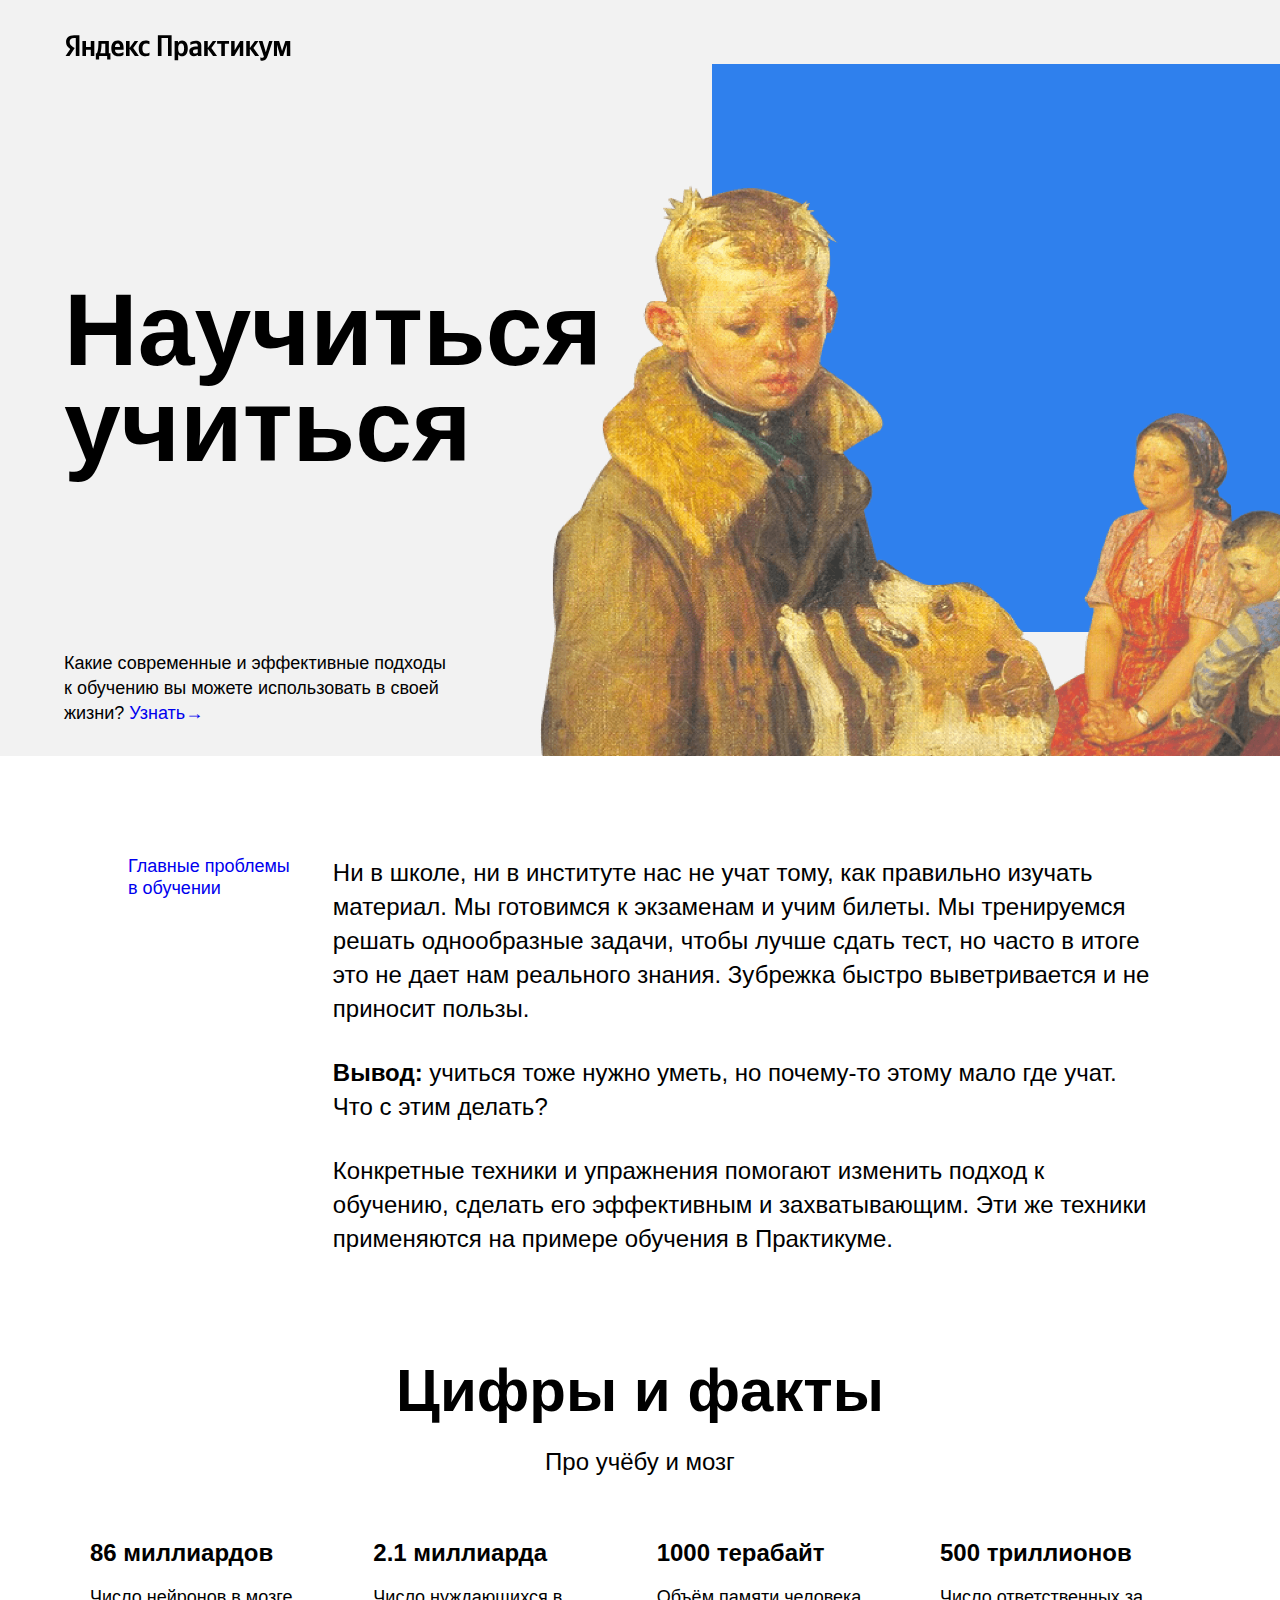
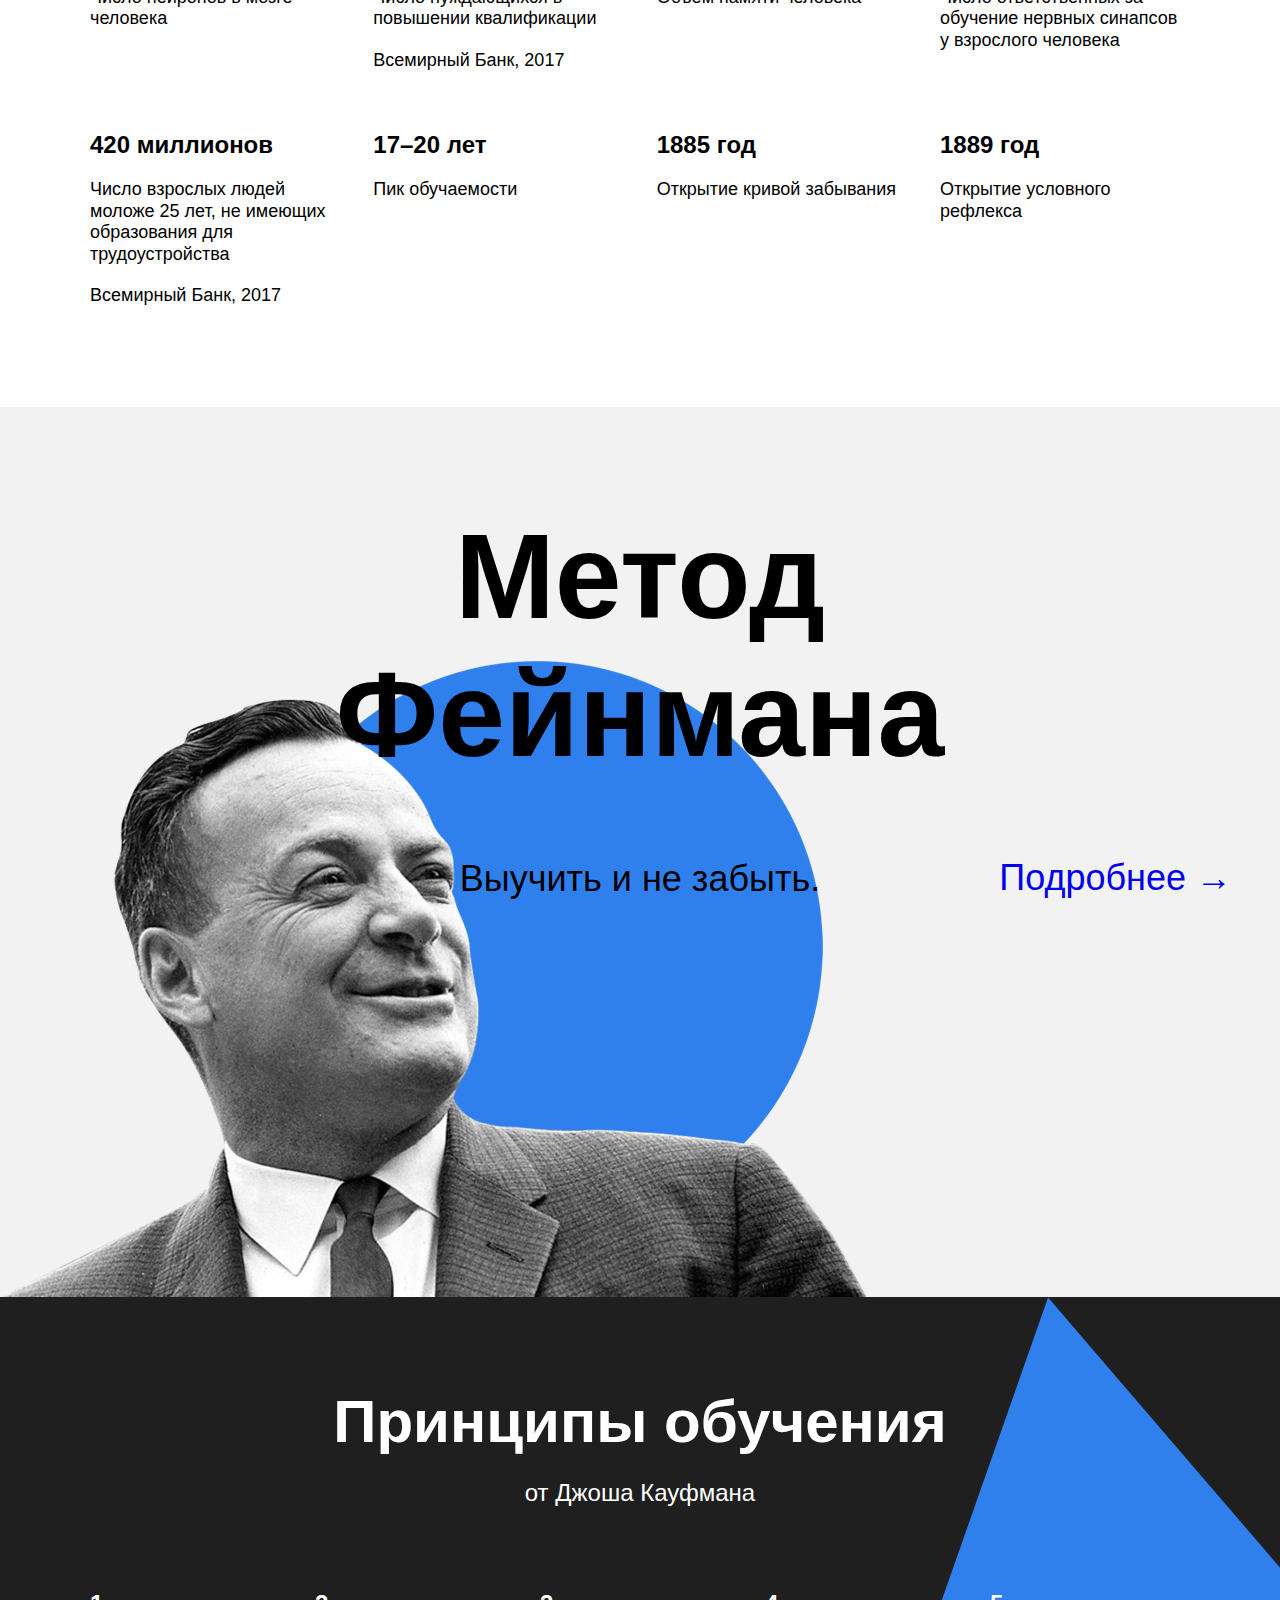
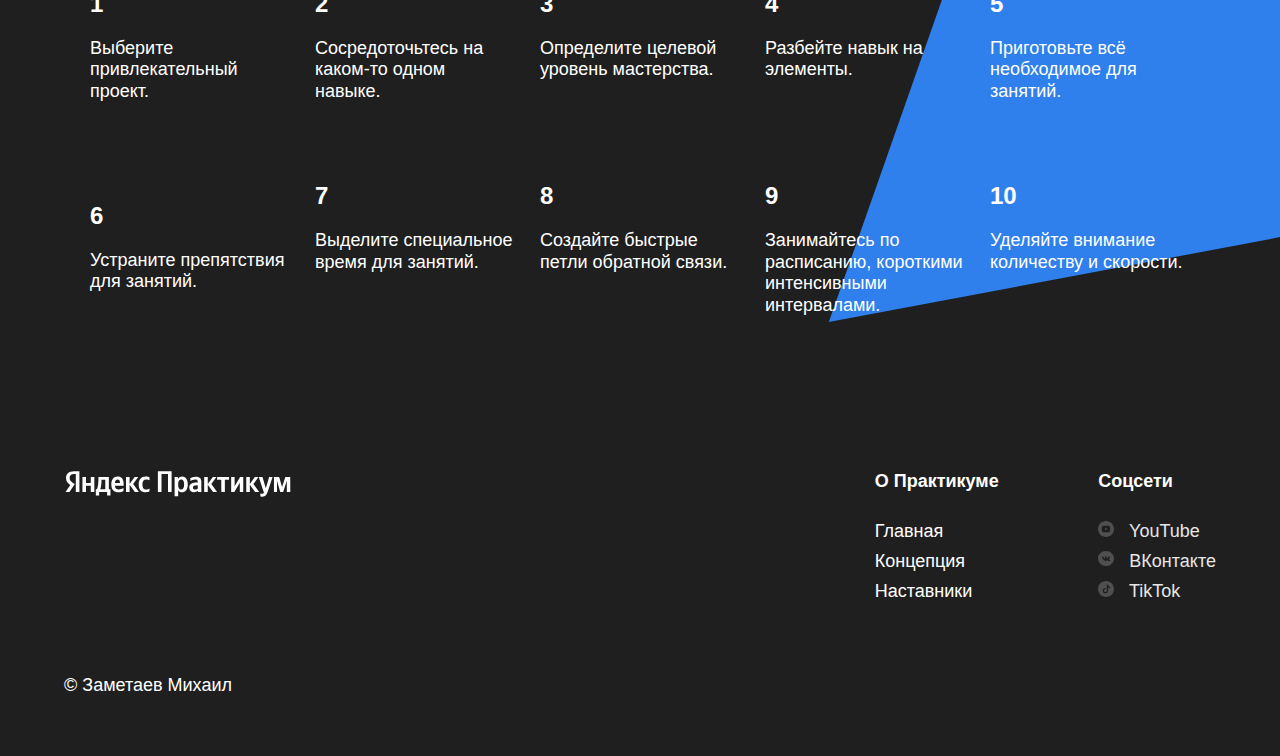
<file: sprint-1/index.html>
<!DOCTYPE html>
<html lang="ru">
<head>
  <meta charset="UTF-8">
  <meta name="viewport" content="width=device-width, initial-scale=1.0">
  <title>Научиться учиться</title>
  <link rel="stylesheet" href="./styles/normalize.css">
  <link rel="stylesheet" href="./styles/style.css">
</head>
<body>
  <div class="page">
    <header class="header">
      <div class="logo logo_place_header"></div>
      <h1 class="header__title flex-row flex-start-centered">Научиться учиться</h1>
      <p class="header__subtitle">Какие современные и эффективные подходы к обучению вы можете использовать в своей жизни?
        <a class="header__link" href="#principles">Узнать→</a>
      </p>
      <img class="header__image" src="./images/two_again.png" width="765" height="608" alt="Снова два">
      <div class="header__square-pic"></div>
    </header>
    <main class="content">
      <section class="description">
        <div class="two-columns">
          <h2 class="two-columns__brief"><a class="description__link" href="#0">Главные проблемы в обучении</a></h2>
          <div class="two-columns__main-text">
            <p class="two-columns__paragraph">
              Ни в школе, ни в институте нас не учат тому,
              как правильно изучать материал. Мы готовимся к экзаменам и учим билеты.
              Мы тренируемся решать однообразные задачи, чтобы лучше сдать тест,
              но часто в итоге это не дает нам реального знания. 
              Зубрежка быстро выветривается и не приносит пользы.
            </p>
            <p class="two-columns__paragraph">
              <span class="two-columns__span-accent">Вывод:</span> учиться тоже нужно уметь,
              но почему-то этому мало где учат. Что с этим делать?
            </p>
            <p class="two-columns__paragraph">
              Конкретные техники и упражнения помогают изменить подход к обучению, 
              сделать его эффективным и захватывающим. 
              Эти же техники применяются на примере обучения в Практикуме.
            </p>
          </div>
        </div>
      </section>
      <section class="digits">
        <h2 class="section-title">Цифры и факты</h2>
        <h3 class="section-subtitle">Про учёбу и мозг</h3>
        <div class="table flex-row flex-wrap">
          <div class="table__cell">
            <h4 class="table__heading">86 миллиардов</h4>
            <p class="table__text">Число нейронов в мозге человека</p>
          </div>
          <div class="table__cell">
            <h4 class="table__heading">2.1 миллиарда</h4>
            <p class="table__text">Число нуждающихся в повышении квалификации</p>
            <p class="table__text">Всемирный Банк, 2017</p>
          </div>
          <div class="table__cell">
            <h4 class="table__heading">1000 терабайт</h4>
            <p class="table__text">Объём памяти человека</p>
          </div>
          <div class="table__cell">
            <h4 class="table__heading">500 триллионов</h4>
            <p class="table__text">Число ответственных за обучение нервных синапсов у взрослого человека</p>
          </div>
          <div class="table__cell">
            <h4 class="table__heading">420 миллионов</h4>
            <p class="table__text">Число взрослых людей моложе 25 лет, не имеющих образования для трудоустройства</p>
            <p class="table__text">Всемирный Банк, 2017</p>
          </div>
          <div class="table__cell">
            <h4 class="table__heading">17–20 лет</h4>
            <p class="table__text">Пик обучаемости</p>
          </div>
          <div class="table__cell">
            <h4 class="table__heading">1885 год</h4>
            <p class="table__text">Открытие кривой забывания</p>
          </div>
          <div class="table__cell">
            <h4 class="table__heading">1889 год</h4>
            <p class="table__text">Открытие условного рефлекса</p>
          </div>
        </div>
      </section>

      <section class="feynman" title="Feynman image">
        <h2 class="feynman__title">Метод Фейнмана</h2>
        <h3 class="feynman__subtitle">Выучить и не забыть.</h3>
        <a class="feynman__link" href="#0">Подробнее →</a>
      </section>

      <section class="kaufman">
        <h2 class="section-title section-title_theme_dark" id="principles">Принципы обучения</h2>
        <h3 class="section-subtitle section-subtitle_theme_dark">от Джоша Кауфмана</h3>
        <div class="table table_dark_theme flex-row flex-wrap flex-between">
          <div class="table__cell table__cell_theme_dark">
            <h2 class="table__heading">1</h2>
            <p class="table__text">Выберите привлекательный проект.</p>
          </div>
          <div class="table__cell table__cell_theme_dark">
            <h2 class="table__heading">2</h2>
            <p class="table__text">Сосредоточьтесь на каком-то одном навыке.</p>
          </div>
          <div class="table__cell table__cell_theme_dark">
            <h2 class="table__heading">3</h2>
            <p class="table__text">Определите целевой уровень мастерства.</p>
          </div>
          <div class="table__cell table__cell_theme_dark">
            <h2 class="table__heading">4</h2>
            <p class="table__text">Разбейте навык на элементы.</p>
          </div>
          <div class="table__cell table__cell_theme_dark">
            <h2 class="table__heading">5</h2>
            <p class="table__text">Приготовьте всё необходимое для занятий.</p>
          </div>
          <div class="table__cell table__cell_theme_dark">
            <h2 class="table__heading-text">6</h2>
            <p class="table__text">Устраните препятствия для занятий.</p>
          </div>
          <div class="table__cell table__cell_theme_dark">
            <h2 class="table__heading">7</h2>
            <p class="table__text">Выделите специальное время для занятий.</p>
          </div>
          <div class="table__cell table__cell_theme_dark">
              <h2 class="table__heading">8</h2>
              <p class="table__text">Создайте быстрые петли обратной связи.</p>
          </div>
          <div class="table__cell table__cell_theme_dark">
            <h2 class="table__heading">9</h2>
            <p class="table__text">Занимайтесь по расписанию, короткими интенсивными интервалами.</p>
          </div>
            <div class="table__cell table__cell_theme_dark">
              <h2 class="table__heading">10</h2>
              <p class="table__text">Уделяйте внимание количеству и скорости.</p>
          </div>
        </div>
        <div class="kaufman__triangle"></div>
      </section>
    </main>
    <footer class="footer">
      <div class="footer__columns">
        <div class="footer__column footer__column_content_copyright">
          <div class="logo logo_place_footer"></div>
          <div class="footer__author">&copy; Заметаев Михаил</div>
        </div>
        <div class="footer__column footer__column_content_info">
          <h2 class="footer__column-heading">О Практикуме</h2>
          <nav class="footer__column-links">
            <a class="footer__column-link" href="#0">Главная</a>
            <a class="footer__column-link" href="#0">Концепция</a>
            <a class="footer__column-link" href="#0">Наставники</a>
          </nav>
        </div>
        <div class="footer__column footer__column_content_social">
          <h2 class="footer__column-heading">Соцсети</h2>
          <div class="footer__column-links">
            <a class="footer__column-link footer__column-link_gray" href="#0">
                <img class="footer__social-icon" src="./images/youtube_color_white.svg" width="16" height="16" alt="YT">
              YouTube</a>
            <a class="footer__column-link footer__column-link_gray" href="#0">
              <img class="footer__social-icon" src="./images/vk_color_white.svg" width="16" height="16" alt="VK">
              ВКонтакте</a>
            <a class="footer__column-link footer__column-link_gray" href="#0"  >
              <img class="footer__social-icon" src="./images/tiktok_color_white.svg" width="16" height="16" alt="TT">
              TikTok</a>
          </div>
        </div>
      </div>
    </footer>
  </div>
</body>
</html>
</file>
<file: sprint-1/styles/style.css>
.page {
  min-width: 1100px;
  max-width: 1600px;
  margin: 0 auto;
  font-family: 'Helvetica Neue', Arial, sans-serif;
}

.header {
  height: 100vh;
  position: relative;
  min-height: 600px;
  max-height: 756px;
  background-color: #f2f2f2;
}

.logo {
  background-image: url("../images/logo_place_header.svg");
  width: 228px;
  height: 32px;
  background-size: contain;
  background-repeat: no-repeat;
}

.logo_place_header {
  position: absolute;
  top: 30px;
  left: 64px;
}

.logo_place_footer {
  background-image: url("../images/logo_place_footer.svg");
}

.header__title {
  margin: 0 0 0 64px;
  width: 730px;
  height: 100%;
  z-index: 2;
  line-height: 96px;
  font-size: 102px;
  font-weight: 600;
}

.header__subtitle {
  position: absolute;
  left: 64px;
  bottom: 30px;
  width: 388px;
  z-index: 3;
  line-height: 25px;
  font-size: 18px;
  font-weight: normal;
  margin: 0;
}

.header__image {
  position: absolute;
  right: 0;
  bottom: 0;
  z-index: 1;
}

.header__square-pic {
  position: absolute;
  top: 64px;
  right: 0;
  width: 568px;
  height: 568px;
  background-color: rgba(47,128,237,255);
}

.header__link {
  text-decoration: none;
}

.flex-row {
  display: flex;
}

.flex-start-centered {
  position: relative;
  justify-content: flex-start;
  align-items: center;
}

.flex-wrap {
  flex-wrap: wrap;
}

.description {
  display: flex;
  margin-top: 100px;
  justify-content: center;
}

.two-columns {
  display: flex;
  width: 80%;
  justify-content: space-between;
}

.two-columns__brief {
  margin: 0;
  width: 175px;
  line-height: 1.2;
  font-size: 18px;
  font-weight: normal;
}

.description__link {
  text-decoration: none;
}

.two-columns__main-text {
  display: flex;
  flex-direction: column;
  width: 80%;
  min-width: 784px;
  gap: 30px;
}

.two-columns__paragraph {
  margin: 0;
  line-height: 34px;
  font-size: 24px;
  font-weight: normal;
}

.two-columns__span-accent {
  font-weight: 600;
}

.digits {
  margin-top: 100px;
}

.section-title {
  width: 60%;
  margin: auto;
  text-align: center;
  line-height: 1.15;
  font-size: 60px;
  font-weight: 600;
}

.section-title_theme_dark {
  margin-top: 90px;
  color: #fff;
  position: relative;
  z-index: 1;
}

.section-subtitle {
  width: 60%;
  text-align: center;
  line-height: 34px;
  font-size: 24px;
  font-weight: normal;
  margin: 20px auto auto auto;
  position: relative;
  z-index: 1;
}

.section-subtitle_theme_dark {
  color: #fff;
}

.table {
  position: relative;
  z-index: 1;
  margin: auto;
  width: 1100px;
  justify-content: space-between;
  margin-bottom: 100px;
}

.table_dark_theme {
  margin-bottom: 90px;
}

.table__cell {
  width: 250px;
  margin-top: 60px;
}

.table__cell_theme_dark {
  width: 200px;
  color: white;
  margin-right: 0;
  margin-top: 80px;
} 

.table__heading {
  line-height: 1.15;
  font-size: 24px;
  font-weight: 600;
  margin: 0;
}

.table__text {
  margin: 20px 0 0 0;
  line-height: 1.2;
  font-size: 18px;
  font-weight: normal;
}

.feynman {
  height: 890px;
  overflow: auto;
  position: relative;
  background-image: url("../images/feynman.png");
  background-color: #f2f2f2;
  background-repeat: no-repeat;
  background-position: 0 100%;
  background-size: 867px 637px;
}

.feynman__title {
  overflow: auto;
  margin: 100px auto auto auto;
  width: 648px;
  text-align: center;
  line-height: 1.15;
  font-size: 120px;
  font-weight: 600;
}

.feynman__subtitle {
  margin-top: 70px;
  line-height: 51px;
  font-size: 36px;
  font-weight: normal;
  text-align: center;
}

.feynman__link {
  position: absolute;
  top: 50%;
  right: 48px;
  line-height: 51px;
  font-size: 36px;
  font-weight: normal;
  text-decoration: none;
}

.kaufman {
  overflow: hidden;
  position: relative;
  height: auto;
  background-color: #1f1f1f;
}

.kaufman__triangle {
  position: absolute;
  top: 0;
  right: -210px;
  width: 877px;
  height: 877px;
  background-image: url("../images/kaufman-triangle.svg");
  background-size: contain;
  background-repeat: no-repeat;
}

.footer {
  display: flex;
  min-height: 350px;
  background-color: #1f1f1f;
}

.footer__columns {
  display: flex;
  width: 90%;
  margin: 60px auto 40px auto;
  justify-content: space-between;
}

.footer__column_content_copyright {
  display: flex;
  flex-basis: 711px;  
  flex-direction: column;
  justify-content: space-between;
}

.footer__column-heading {
  color: #fff;
  line-height: 30px;
  font-size: 18px;
  font-weight: 600;
  margin: 0;
}

.footer__column-links {
  display: flex;
  flex-direction: column;
  justify-content: space-between;
  margin-top: 20px;
  margin-bottom: 16px;
}

.footer__column-link {
  color: #fff;
  text-decoration: none;
  line-height: 30px;
  font-size: 18px;
  font-weight: normal;
  margin: 0;
}

.footer__column-link_gray {
  color: #e6e6e6;
}

.footer__social-icon {
  margin-right: 10px;
}

.footer__author {
  line-height: 25px;
  font-size: 18px;
  font-weight: normal;
  color: #fff;
  margin: 18px 0;
}
</file>
